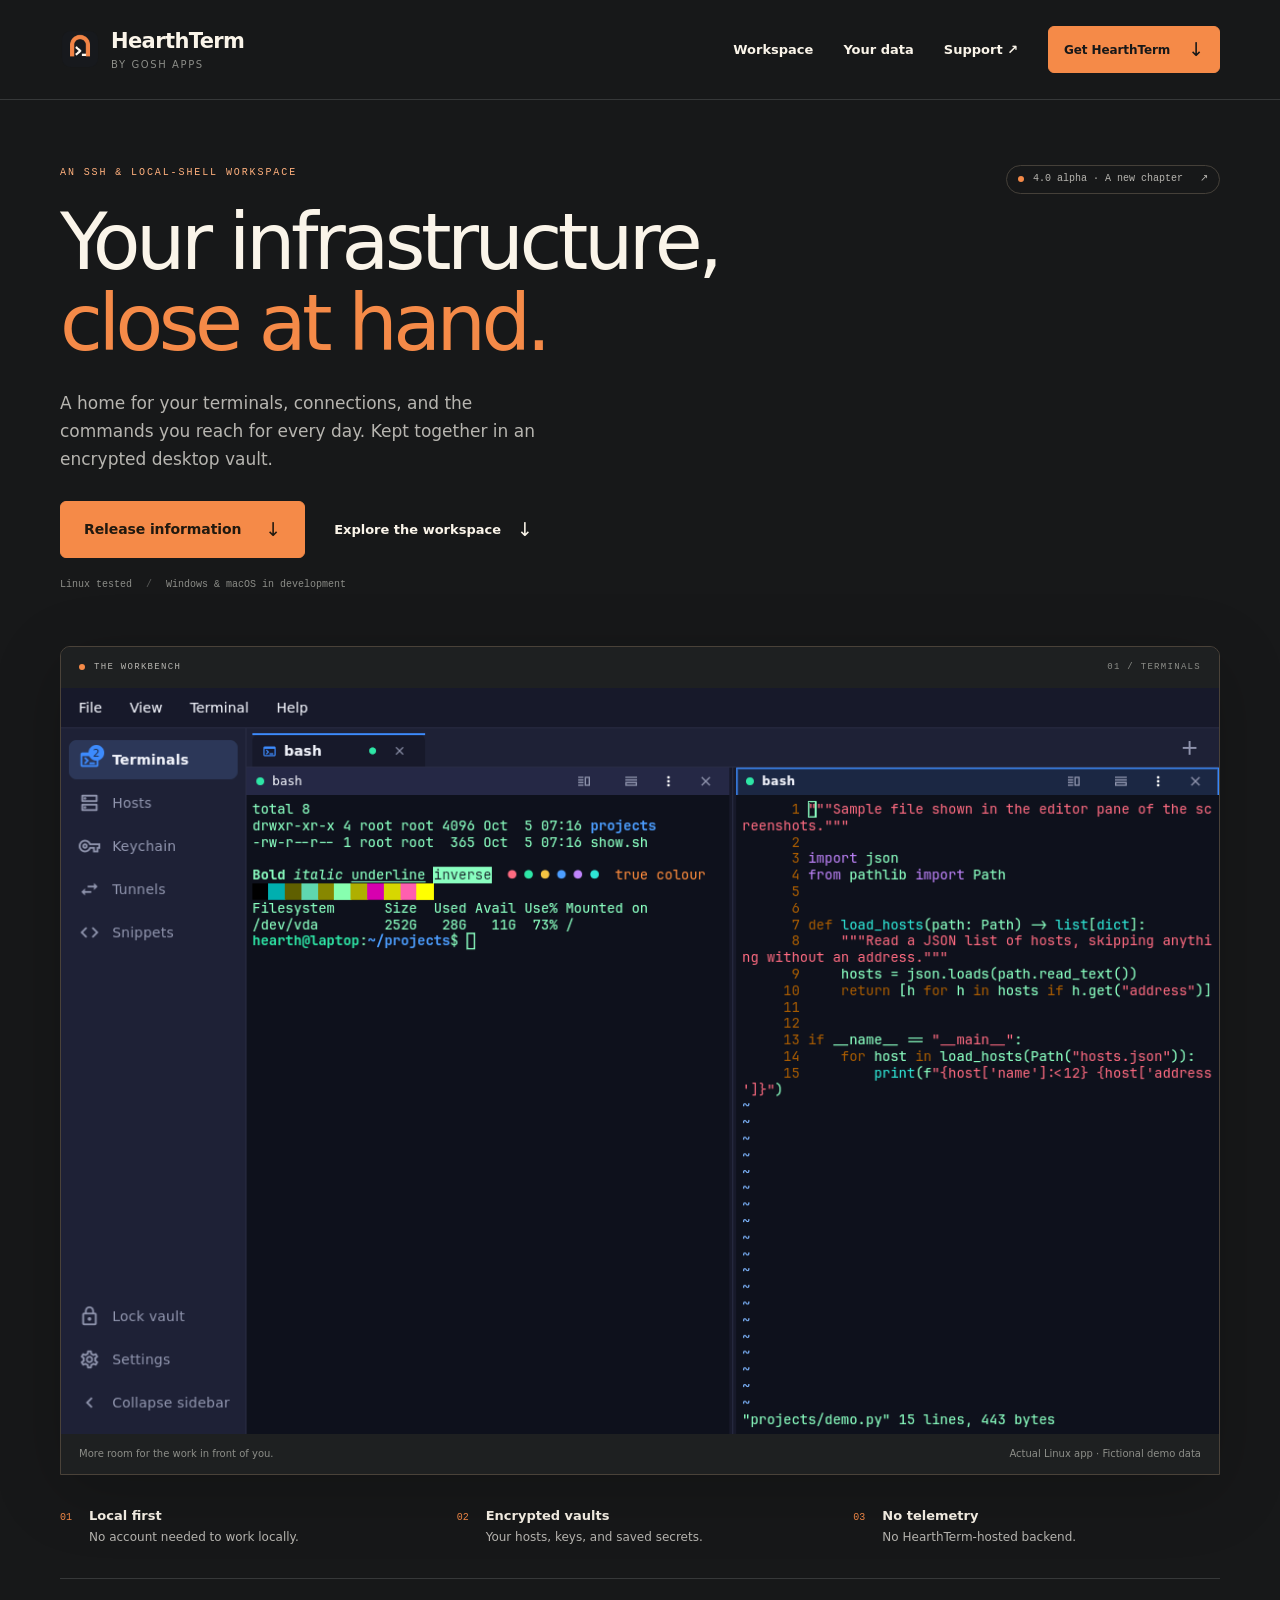
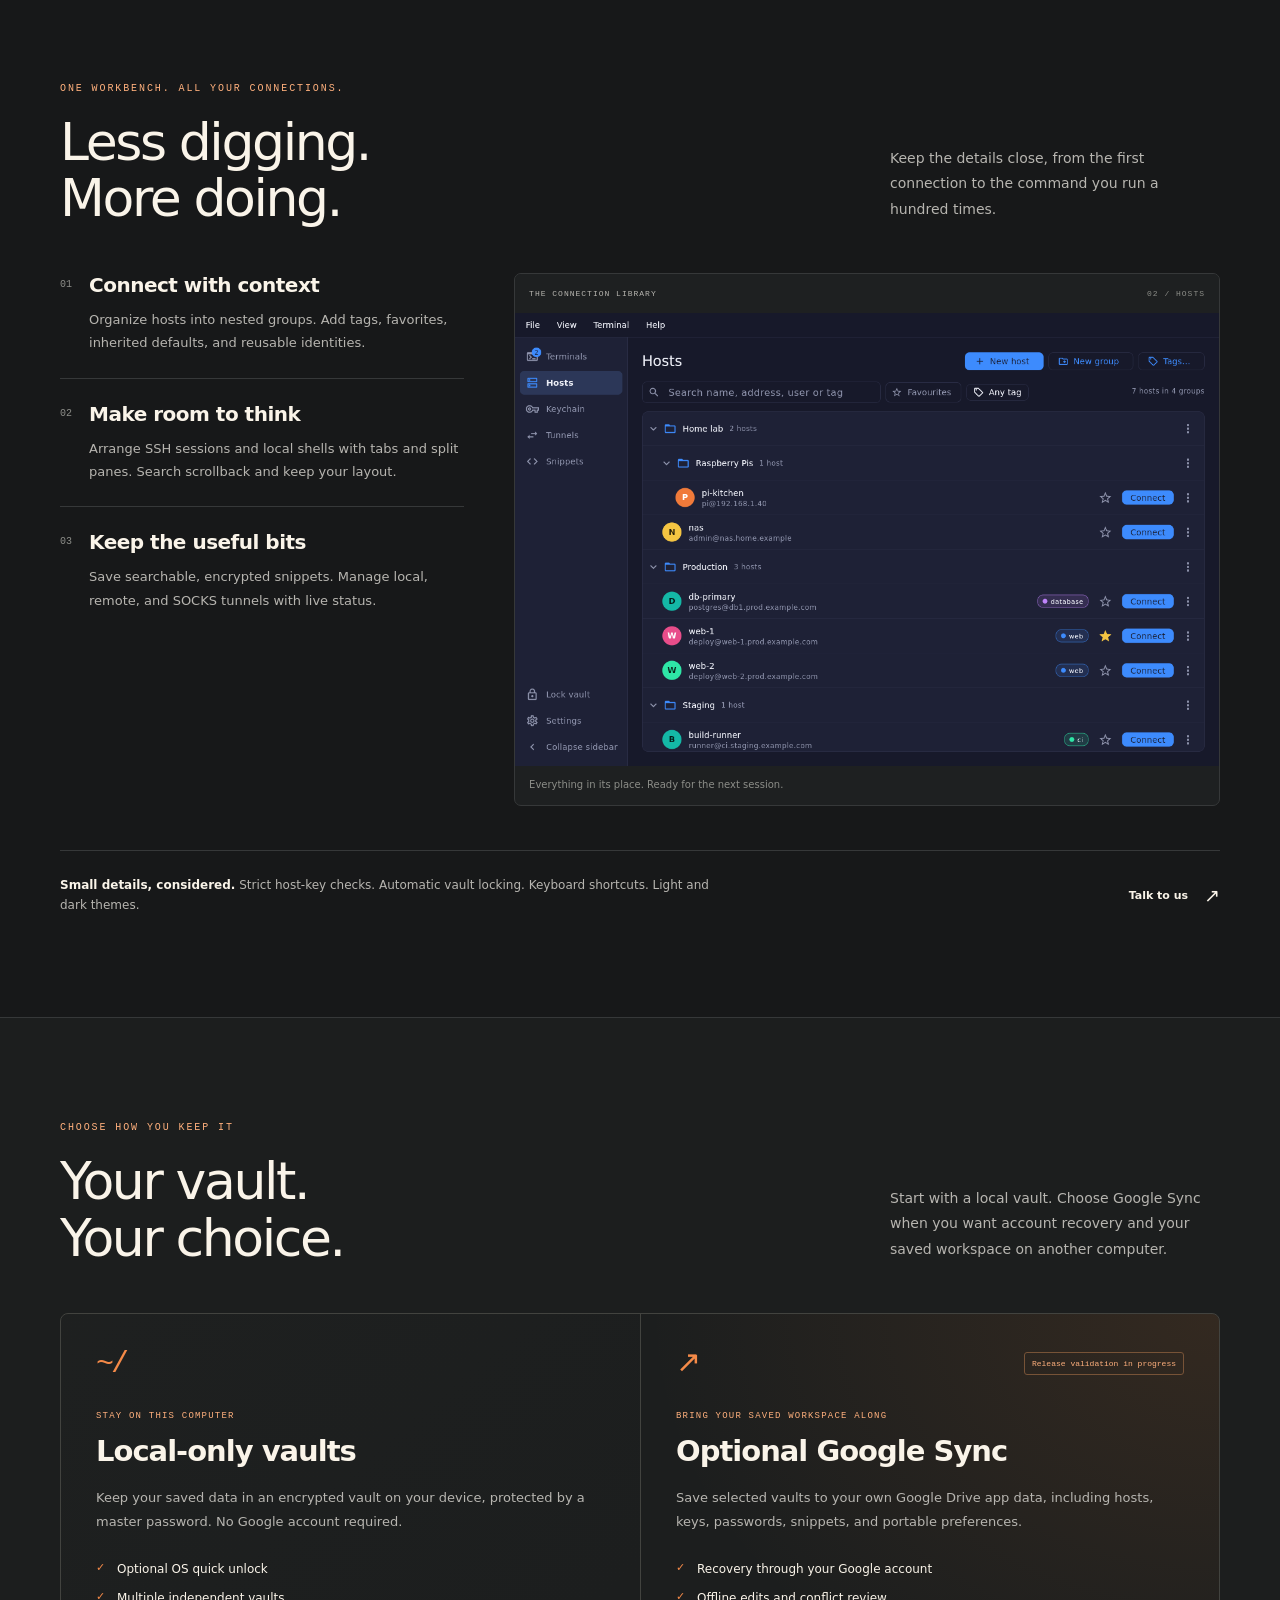
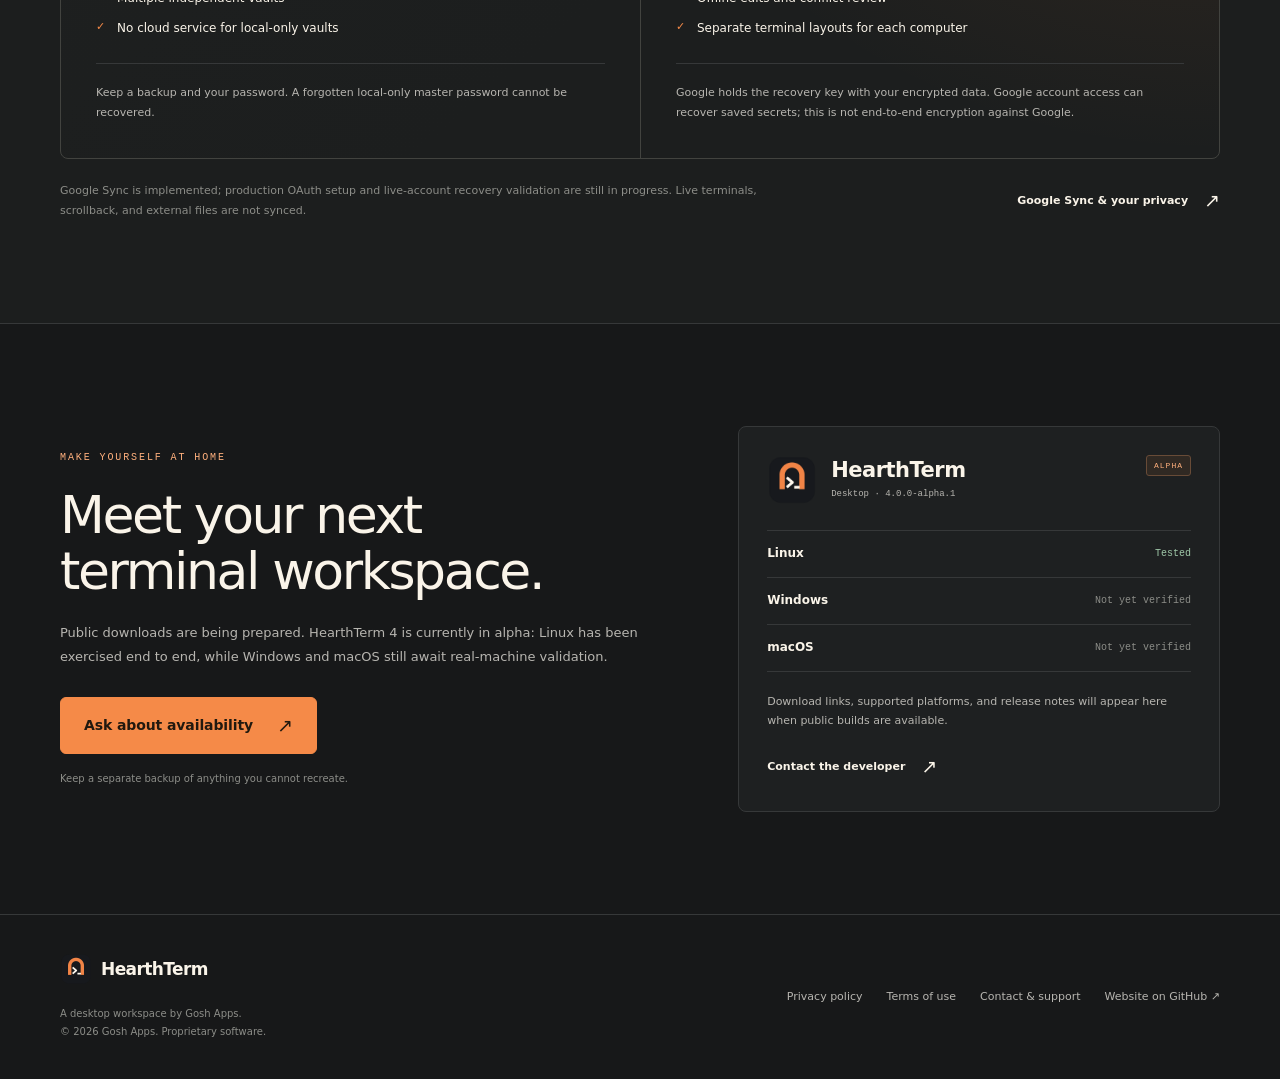
<file: index.html>
<!doctype html>
<html lang="en">
  <head>
    <meta charset="utf-8">
    <meta name="viewport" content="width=device-width, initial-scale=1">
    <meta name="description" content="HearthTerm is a local-first desktop workspace for SSH, local shells, encrypted vaults, tunnels, and snippets. Built by Gosh Apps.">
    <meta name="theme-color" content="#171819">
    <meta property="og:type" content="website">
    <meta property="og:title" content="HearthTerm — Your infrastructure, close at hand.">
    <meta property="og:description" content="SSH and local shells, together in an encrypted desktop workspace. By Gosh Apps.">
    <title>HearthTerm — Your infrastructure, close at hand.</title>
    <link rel="icon" type="image/png" href="assets/icon.png">
    <link rel="stylesheet" href="assets/site.css">
    <link rel="canonical" href="https://goshitsarch-eng.github.io/hearthterm-site/">
</head>
  <body>
    <a class="skip-link" href="#main">Skip to content</a>
    <header class="site-header">
      <div class="container header-inner">
        <a class="brand" href="./" aria-label="HearthTerm home"><img src="assets/icon.png" width="40" height="40" alt=""><span>HearthTerm<span class="brand-byline">by Gosh Apps</span></span></a>
        <nav class="site-nav" aria-label="Main navigation">
          <a href="#workspace">Workspace</a>
          <a href="#your-data">Your data</a>
          <a href="mailto:linouser@gmail.com" class="nav-github">Support <span aria-hidden="true">↗</span></a>
          <a class="button button-small" href="#download">Get HearthTerm <span aria-hidden="true">↓</span></a>
        </nav>
      </div>
    </header>

    <main id="main">
      <section class="hero container" aria-labelledby="hero-title">
        <div class="hero-copy">
          <a class="release-pill" href="#download"><span class="status-dot" aria-hidden="true"></span> 4.0 alpha · A new chapter <span aria-hidden="true">↗</span></a>
          <p class="eyebrow">An SSH &amp; local-shell workspace</p>
          <h1 id="hero-title">Your infrastructure,<br><span>close at hand.</span></h1>
          <p class="hero-description">A home for your terminals, connections, and the commands you reach for every day. Kept together in an encrypted desktop vault.</p>
          <div class="hero-actions">
            <a class="button" href="#download">Release information <span aria-hidden="true">↓</span></a>
            <a class="text-link" href="#workspace">Explore the workspace <span aria-hidden="true">↓</span></a>
          </div>
          <p class="hero-platforms">Linux tested <span aria-hidden="true">/</span> Windows &amp; macOS in development</p>
        </div>
        <figure class="hero-preview">
          <div class="preview-label"><span><span class="status-dot" aria-hidden="true"></span> THE WORKBENCH</span><span>01 / TERMINALS</span></div>
          <a class="screenshot-link" href="assets/terminal-dark.png" aria-label="View the full terminal screenshot"><img src="assets/terminal-dark.png" width="1180" height="760" alt="HearthTerm's dark terminal workspace, with two split shell panes and a sidebar for hosts, keychain, tunnels, and snippets." fetchpriority="high"></a>
          <figcaption><span>More room for the work in front of you.</span><span>Actual Linux app · Fictional demo data</span></figcaption>
        </figure>
      </section>

      <div class="principles container" aria-label="Product principles">
        <div><span class="principle-mark" aria-hidden="true">01</span><p><strong>Local first</strong><span>No account needed to work locally.</span></p></div>
        <div><span class="principle-mark" aria-hidden="true">02</span><p><strong>Encrypted vaults</strong><span>Your hosts, keys, and saved secrets.</span></p></div>
        <div><span class="principle-mark" aria-hidden="true">03</span><p><strong>No telemetry</strong><span>No HearthTerm-hosted backend.</span></p></div>
      </div>

      <section class="workspace-section section container" id="workspace" aria-labelledby="workspace-title">
        <div class="section-heading">
          <div><p class="eyebrow">One workbench. All your connections.</p><h2 id="workspace-title">Less digging.<br>More doing.</h2></div>
          <p>Keep the details close, from the first connection to the command you run a hundred times.</p>
        </div>
        <div class="workspace-grid">
          <div class="feature-list">
            <article class="feature-row"><span class="feature-index" aria-hidden="true">01</span><div><h3>Connect with context</h3><p>Organize hosts into nested groups. Add tags, favorites, inherited defaults, and reusable identities.</p></div></article>
            <article class="feature-row"><span class="feature-index" aria-hidden="true">02</span><div><h3>Make room to think</h3><p>Arrange SSH sessions and local shells with tabs and split panes. Search scrollback and keep your layout.</p></div></article>
            <article class="feature-row"><span class="feature-index" aria-hidden="true">03</span><div><h3>Keep the useful bits</h3><p>Save searchable, encrypted snippets. Manage local, remote, and SOCKS tunnels with live status.</p></div></article>
          </div>
          <figure class="library-preview">
            <div class="preview-label"><span>THE CONNECTION LIBRARY</span><span>02 / HOSTS</span></div>
            <a class="screenshot-link" href="assets/hosts-dark.png" aria-label="View the full host library screenshot"><img src="assets/hosts-dark.png" width="1180" height="760" alt="HearthTerm's host library showing grouped connections and their saved connection details, using fictional demo data." loading="lazy"></a>
            <figcaption>Everything in its place. Ready for the next session.</figcaption>
          </figure>
        </div>
        <div class="detail-strip"><p><strong>Small details, considered.</strong> Strict host-key checks. Automatic vault locking. Keyboard shortcuts. Light and dark themes.</p><a class="text-link" href="mailto:linouser@gmail.com">Talk to us <span aria-hidden="true">↗</span></a></div>
      </section>

      <section class="data-section section" id="your-data" aria-labelledby="data-title">
        <div class="container">
          <div class="section-heading"><div><p class="eyebrow">Choose how you keep it</p><h2 id="data-title">Your vault.<br>Your choice.</h2></div><p>Start with a local vault. Choose Google Sync when you want account recovery and your saved workspace on another computer.</p></div>
          <div class="data-options">
            <article class="data-option">
              <span class="option-symbol" aria-hidden="true">~/</span><p class="eyebrow">Stay on this computer</p><h3>Local-only vaults</h3>
              <p>Keep your saved data in an encrypted vault on your device, protected by a master password. No Google account required.</p>
              <ul class="check-list"><li>Optional OS quick unlock</li><li>Multiple independent vaults</li><li>No cloud service for local-only vaults</li></ul>
              <p class="option-footnote">Keep a backup and your password. A forgotten local-only master password cannot be recovered.</p>
            </article>
            <article class="data-option google-option">
              <div class="option-topline"><span class="option-symbol" aria-hidden="true">↗</span><span class="development-label">Release validation in progress</span></div><p class="eyebrow">Bring your saved workspace along</p><h3>Optional Google Sync</h3>
              <p>Save selected vaults to your own Google Drive app data, including hosts, keys, passwords, snippets, and portable preferences.</p>
              <ul class="check-list"><li>Recovery through your Google account</li><li>Offline edits and conflict review</li><li>Separate terminal layouts for each computer</li></ul>
              <p class="option-footnote">Google holds the recovery key with your encrypted data. Google account access can recover saved secrets; this is not end-to-end encryption against Google.</p>
            </article>
          </div>
          <div class="data-note"><p>Google Sync is implemented; production OAuth setup and live-account recovery validation are still in progress. Live terminals, scrollback, and external files are not synced.</p><a class="text-link" href="privacy.html#google-data">Google Sync &amp; your privacy <span aria-hidden="true">↗</span></a></div>
        </div>
      </section>

      <section class="download-section section container" id="download" aria-labelledby="download-title">
        <div class="download-copy"><p class="eyebrow">Make yourself at home</p><h2 id="download-title">Meet your next<br>terminal workspace.</h2><p>Public downloads are being prepared. HearthTerm 4 is currently in alpha: Linux has been exercised end to end, while Windows and macOS still await real-machine validation.</p><a class="button" href="mailto:linouser@gmail.com?subject=HearthTerm%20release%20availability">Ask about availability <span aria-hidden="true">↗</span></a><p class="download-caution">Keep a separate backup of anything you cannot recreate.</p></div>
        <div class="release-panel"><div class="release-panel-heading"><img src="assets/icon.png" width="64" height="64" alt=""><div><h3>HearthTerm</h3><p>Desktop · 4.0.0-alpha.1</p></div><span class="alpha-tag">ALPHA</span></div><dl class="platform-list"><div><dt>Linux</dt><dd>Tested</dd></div><div><dt>Windows</dt><dd>Not yet verified</dd></div><div><dt>macOS</dt><dd>Not yet verified</dd></div></dl><p>Download links, supported platforms, and release notes will appear here when public builds are available.</p><a class="text-link" href="mailto:linouser@gmail.com">Contact the developer <span aria-hidden="true">↗</span></a></div>
      </section>
    </main>

    <footer class="site-footer">
      <div class="container footer-inner"><div><a class="brand" href="./"><img src="assets/icon.png" width="32" height="32" alt=""><span>HearthTerm</span></a><p>A desktop workspace by Gosh Apps.<br>© 2026 Gosh Apps. Proprietary software.</p></div><nav class="footer-links" aria-label="Footer navigation"><a href="privacy.html">Privacy policy</a><a href="terms.html">Terms of use</a><a href="mailto:linouser@gmail.com">Contact &amp; support</a><a href="https://github.com/goshitsarch-eng/hearthterm-site">Website on GitHub <span aria-hidden="true">↗</span></a></nav></div>
    </footer>
  </body>
</html>
</file>
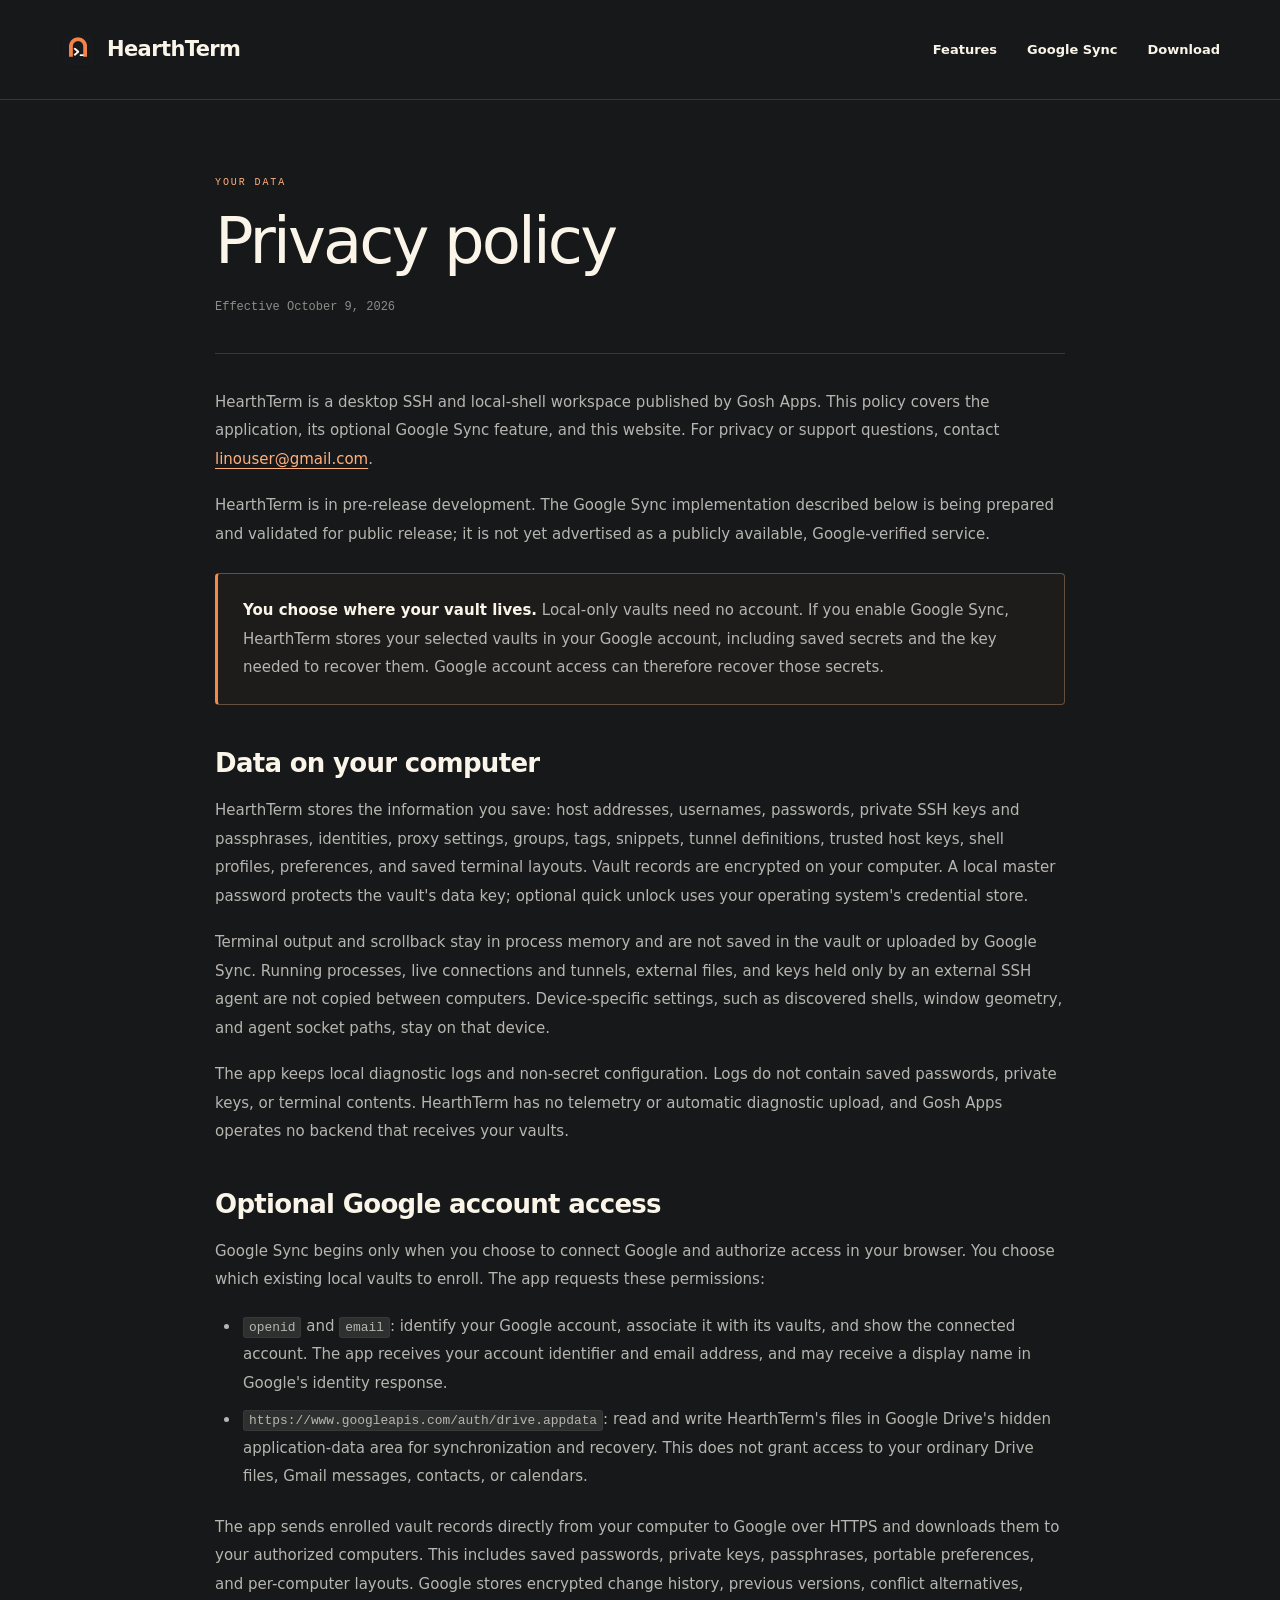
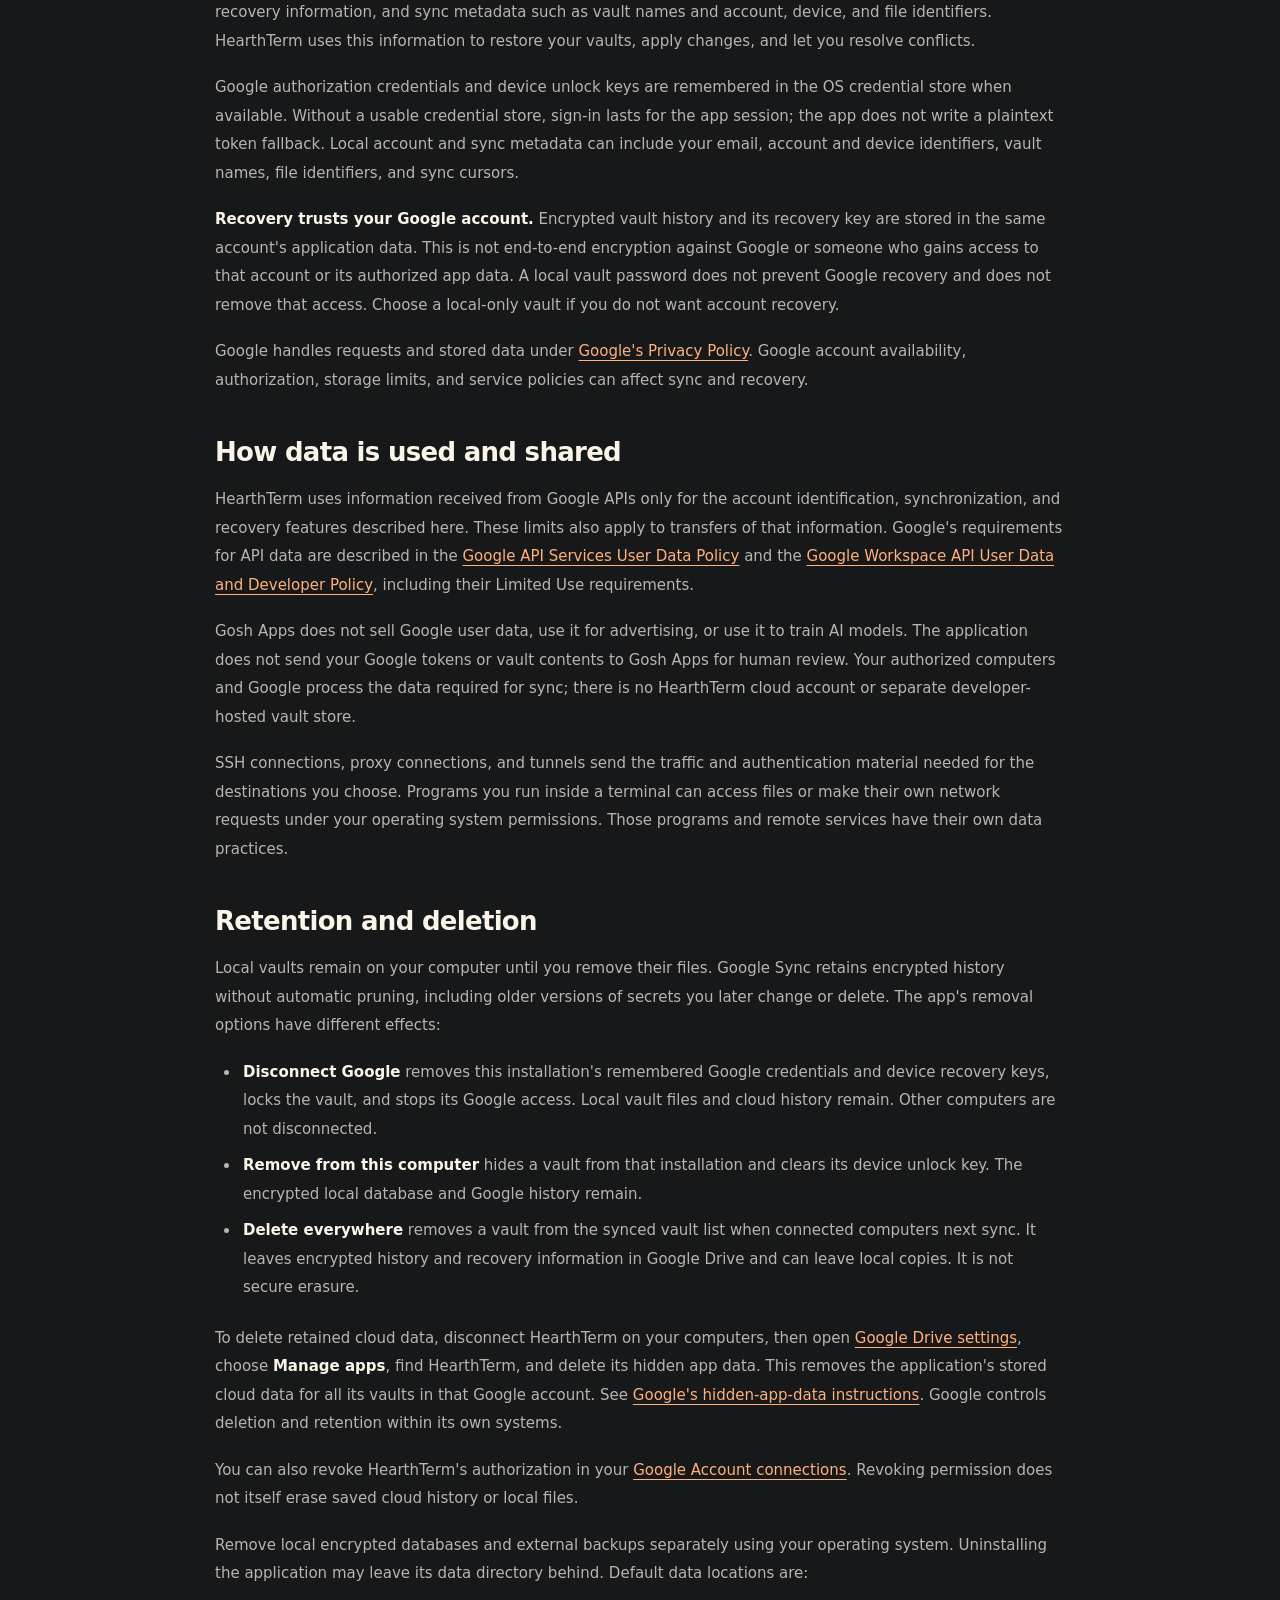
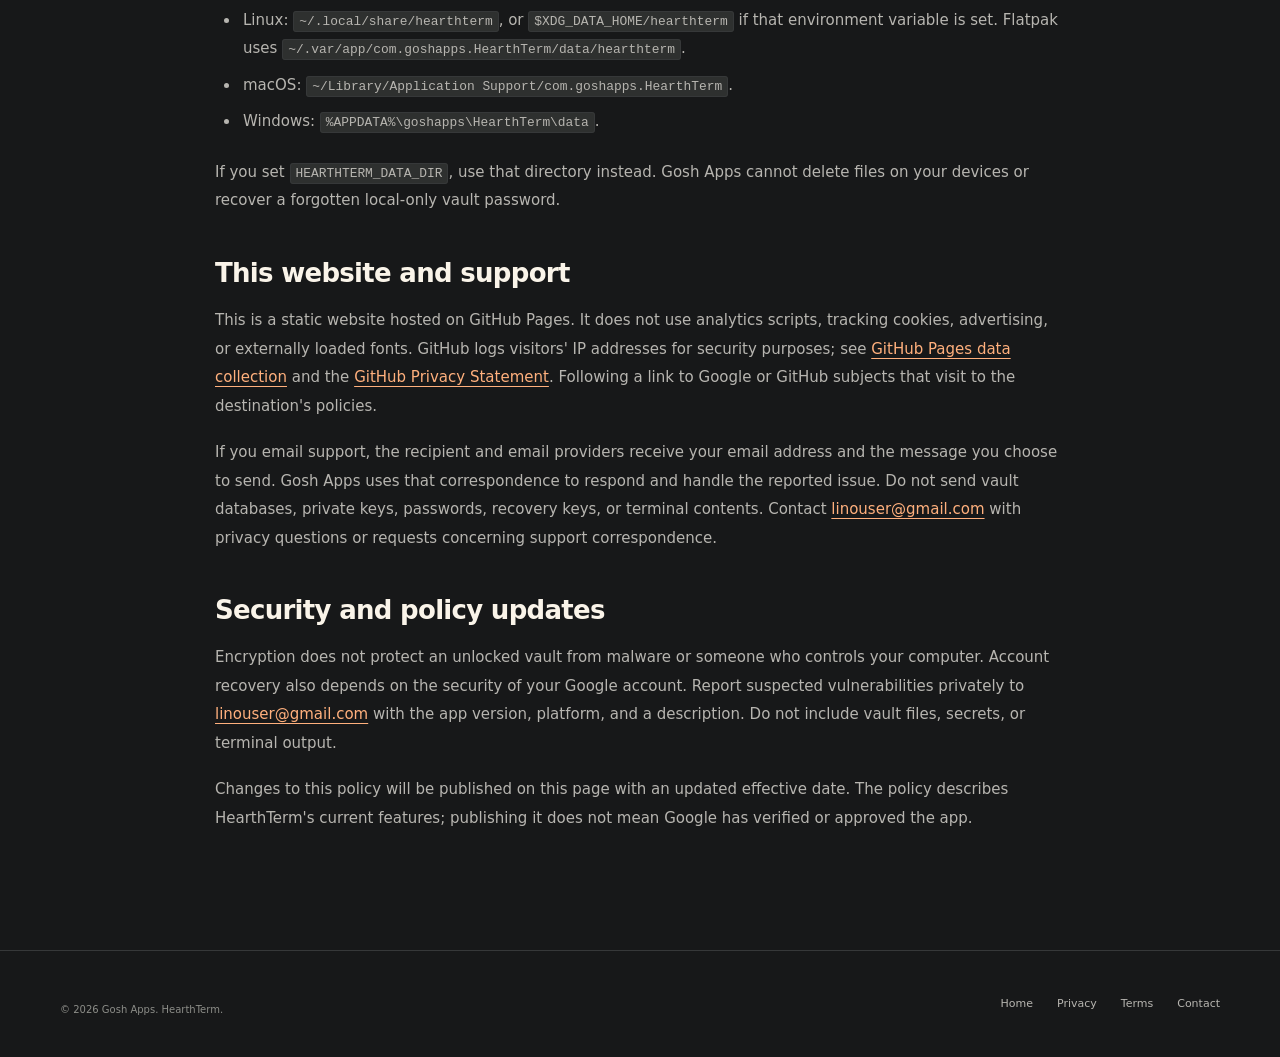
<file: privacy.html>
<!doctype html>
<html lang="en">
<head>
  <meta charset="utf-8">
  <meta name="viewport" content="width=device-width, initial-scale=1">
  <meta name="description" content="How HearthTerm handles local vaults, optional Google Sync, recovery keys, website visits, and data deletion.">
  <meta name="theme-color" content="#171b20">
  <title>Privacy Policy · HearthTerm</title>
  <link rel="icon" href="assets/icon.png" type="image/png">
  <link rel="stylesheet" href="assets/site.css">
  <link rel="canonical" href="https://goshitsarch-eng.github.io/hearthterm-site/privacy.html">
</head>
<body>
  <a class="skip-link" href="#main">Skip to content</a>
  <header class="site-header">
    <div class="container header-inner">
      <a class="brand" href="index.html"><img src="assets/icon.png" width="36" height="36" alt=""><span>HearthTerm</span></a>
      <nav class="site-nav" aria-label="Main navigation">
        <a href="index.html#workspace">Features</a>
        <a href="index.html#your-data">Google Sync</a>
        <a href="index.html#download">Download</a>
      </nav>
    </div>
  </header>

  <main id="main" class="container policy-layout">
    <header class="policy-header">
      <p class="eyebrow">Your data</p>
      <h1>Privacy policy</h1>
      <p class="policy-date">Effective October 9, 2026</p>
    </header>
    <article class="policy-prose">
      <p>HearthTerm is a desktop SSH and local-shell workspace published by Gosh Apps. This policy covers the application, its optional Google Sync feature, and this website. For privacy or support questions, contact <a href="mailto:linouser@gmail.com">linouser@gmail.com</a>.</p>
      <p>HearthTerm is in pre-release development. The Google Sync implementation described below is being prepared and validated for public release; it is not yet advertised as a publicly available, Google-verified service.</p>

      <div class="policy-note">
        <p><strong>You choose where your vault lives.</strong> Local-only vaults need no account. If you enable Google Sync, HearthTerm stores your selected vaults in your Google account, including saved secrets and the key needed to recover them. Google account access can therefore recover those secrets.</p>
      </div>

      <h2 id="local-data">Data on your computer</h2>
      <p>HearthTerm stores the information you save: host addresses, usernames, passwords, private SSH keys and passphrases, identities, proxy settings, groups, tags, snippets, tunnel definitions, trusted host keys, shell profiles, preferences, and saved terminal layouts. Vault records are encrypted on your computer. A local master password protects the vault's data key; optional quick unlock uses your operating system's credential store.</p>
      <p>Terminal output and scrollback stay in process memory and are not saved in the vault or uploaded by Google Sync. Running processes, live connections and tunnels, external files, and keys held only by an external SSH agent are not copied between computers. Device-specific settings, such as discovered shells, window geometry, and agent socket paths, stay on that device.</p>
      <p>The app keeps local diagnostic logs and non-secret configuration. Logs do not contain saved passwords, private keys, or terminal contents. HearthTerm has no telemetry or automatic diagnostic upload, and Gosh Apps operates no backend that receives your vaults.</p>

      <h2 id="google-data">Optional Google account access</h2>
      <p>Google Sync begins only when you choose to connect Google and authorize access in your browser. You choose which existing local vaults to enroll. The app requests these permissions:</p>
      <ul>
        <li><code>openid</code> and <code>email</code>: identify your Google account, associate it with its vaults, and show the connected account. The app receives your account identifier and email address, and may receive a display name in Google's identity response.</li>
        <li><code>https://www.googleapis.com/auth/drive.appdata</code>: read and write HearthTerm's files in Google Drive's hidden application-data area for synchronization and recovery. This does not grant access to your ordinary Drive files, Gmail messages, contacts, or calendars.</li>
      </ul>
      <p>The app sends enrolled vault records directly from your computer to Google over HTTPS and downloads them to your authorized computers. This includes saved passwords, private keys, passphrases, portable preferences, and per-computer layouts. Google stores encrypted change history, previous versions, conflict alternatives, recovery information, and sync metadata such as vault names and account, device, and file identifiers. HearthTerm uses this information to restore your vaults, apply changes, and let you resolve conflicts.</p>
      <p>Google authorization credentials and device unlock keys are remembered in the OS credential store when available. Without a usable credential store, sign-in lasts for the app session; the app does not write a plaintext token fallback. Local account and sync metadata can include your email, account and device identifiers, vault names, file identifiers, and sync cursors.</p>
      <p><strong>Recovery trusts your Google account.</strong> Encrypted vault history and its recovery key are stored in the same account's application data. This is not end-to-end encryption against Google or someone who gains access to that account or its authorized app data. A local vault password does not prevent Google recovery and does not remove that access. Choose a local-only vault if you do not want account recovery.</p>
      <p>Google handles requests and stored data under <a href="https://policies.google.com/privacy">Google's Privacy Policy</a>. Google account availability, authorization, storage limits, and service policies can affect sync and recovery.</p>

      <h2 id="data-use">How data is used and shared</h2>
      <p>HearthTerm uses information received from Google APIs only for the account identification, synchronization, and recovery features described here. These limits also apply to transfers of that information. Google's requirements for API data are described in the <a href="https://developers.google.com/terms/api-services-user-data-policy">Google API Services User Data Policy</a> and the <a href="https://developers.google.com/workspace/workspace-api-user-data-developer-policy#limited-use">Google Workspace API User Data and Developer Policy</a>, including their Limited Use requirements.</p>
      <p>Gosh Apps does not sell Google user data, use it for advertising, or use it to train AI models. The application does not send your Google tokens or vault contents to Gosh Apps for human review. Your authorized computers and Google process the data required for sync; there is no HearthTerm cloud account or separate developer-hosted vault store.</p>
      <p>SSH connections, proxy connections, and tunnels send the traffic and authentication material needed for the destinations you choose. Programs you run inside a terminal can access files or make their own network requests under your operating system permissions. Those programs and remote services have their own data practices.</p>

      <h2 id="retention">Retention and deletion</h2>
      <p>Local vaults remain on your computer until you remove their files. Google Sync retains encrypted history without automatic pruning, including older versions of secrets you later change or delete. The app's removal options have different effects:</p>
      <ul>
        <li><strong>Disconnect Google</strong> removes this installation's remembered Google credentials and device recovery keys, locks the vault, and stops its Google access. Local vault files and cloud history remain. Other computers are not disconnected.</li>
        <li><strong>Remove from this computer</strong> hides a vault from that installation and clears its device unlock key. The encrypted local database and Google history remain.</li>
        <li><strong>Delete everywhere</strong> removes a vault from the synced vault list when connected computers next sync. It leaves encrypted history and recovery information in Google Drive and can leave local copies. It is not secure erasure.</li>
      </ul>
      <p>To delete retained cloud data, disconnect HearthTerm on your computers, then open <a href="https://drive.google.com/drive/u/0/settings">Google Drive settings</a>, choose <strong>Manage apps</strong>, find HearthTerm, and delete its hidden app data. This removes the application's stored cloud data for all its vaults in that Google account. See <a href="https://support.google.com/drive/answer/6374270?hl=en">Google's hidden-app-data instructions</a>. Google controls deletion and retention within its own systems.</p>
      <p>You can also revoke HearthTerm's authorization in your <a href="https://myaccount.google.com/connections">Google Account connections</a>. Revoking permission does not itself erase saved cloud history or local files.</p>
      <p>Remove local encrypted databases and external backups separately using your operating system. Uninstalling the application may leave its data directory behind. Default data locations are:</p>
      <ul>
        <li>Linux: <code>~/.local/share/hearthterm</code>, or <code>$XDG_DATA_HOME/hearthterm</code> if that environment variable is set. Flatpak uses <code>~/.var/app/com.goshapps.HearthTerm/data/hearthterm</code>.</li>
        <li>macOS: <code>~/Library/Application Support/com.goshapps.HearthTerm</code>.</li>
        <li>Windows: <code>%APPDATA%\goshapps\HearthTerm\data</code>.</li>
      </ul>
      <p>If you set <code>HEARTHTERM_DATA_DIR</code>, use that directory instead. Gosh Apps cannot delete files on your devices or recover a forgotten local-only vault password.</p>

      <h2 id="website">This website and support</h2>
      <p>This is a static website hosted on GitHub Pages. It does not use analytics scripts, tracking cookies, advertising, or externally loaded fonts. GitHub logs visitors' IP addresses for security purposes; see <a href="https://docs.github.com/en/pages/getting-started-with-github-pages/what-is-github-pages#data-collection">GitHub Pages data collection</a> and the <a href="https://docs.github.com/en/site-policy/privacy-policies/github-general-privacy-statement">GitHub Privacy Statement</a>. Following a link to Google or GitHub subjects that visit to the destination's policies.</p>
      <p>If you email support, the recipient and email providers receive your email address and the message you choose to send. Gosh Apps uses that correspondence to respond and handle the reported issue. Do not send vault databases, private keys, passwords, recovery keys, or terminal contents. Contact <a href="mailto:linouser@gmail.com">linouser@gmail.com</a> with privacy questions or requests concerning support correspondence.</p>

      <h2 id="security">Security and policy updates</h2>
      <p>Encryption does not protect an unlocked vault from malware or someone who controls your computer. Account recovery also depends on the security of your Google account. Report suspected vulnerabilities privately to <a href="mailto:linouser@gmail.com">linouser@gmail.com</a> with the app version, platform, and a description. Do not include vault files, secrets, or terminal output.</p>
      <p>Changes to this policy will be published on this page with an updated effective date. The policy describes HearthTerm's current features; publishing it does not mean Google has verified or approved the app.</p>
    </article>
  </main>

  <footer class="site-footer">
    <div class="container footer-inner">
      <p>© 2026 Gosh Apps. HearthTerm.</p>
      <nav class="footer-links" aria-label="Footer navigation">
        <a href="index.html">Home</a>
        <a href="privacy.html" aria-current="page">Privacy</a>
        <a href="terms.html">Terms</a>
        <a href="mailto:linouser@gmail.com">Contact</a>
      </nav>
    </div>
  </footer>
</body>
</html>
</file>
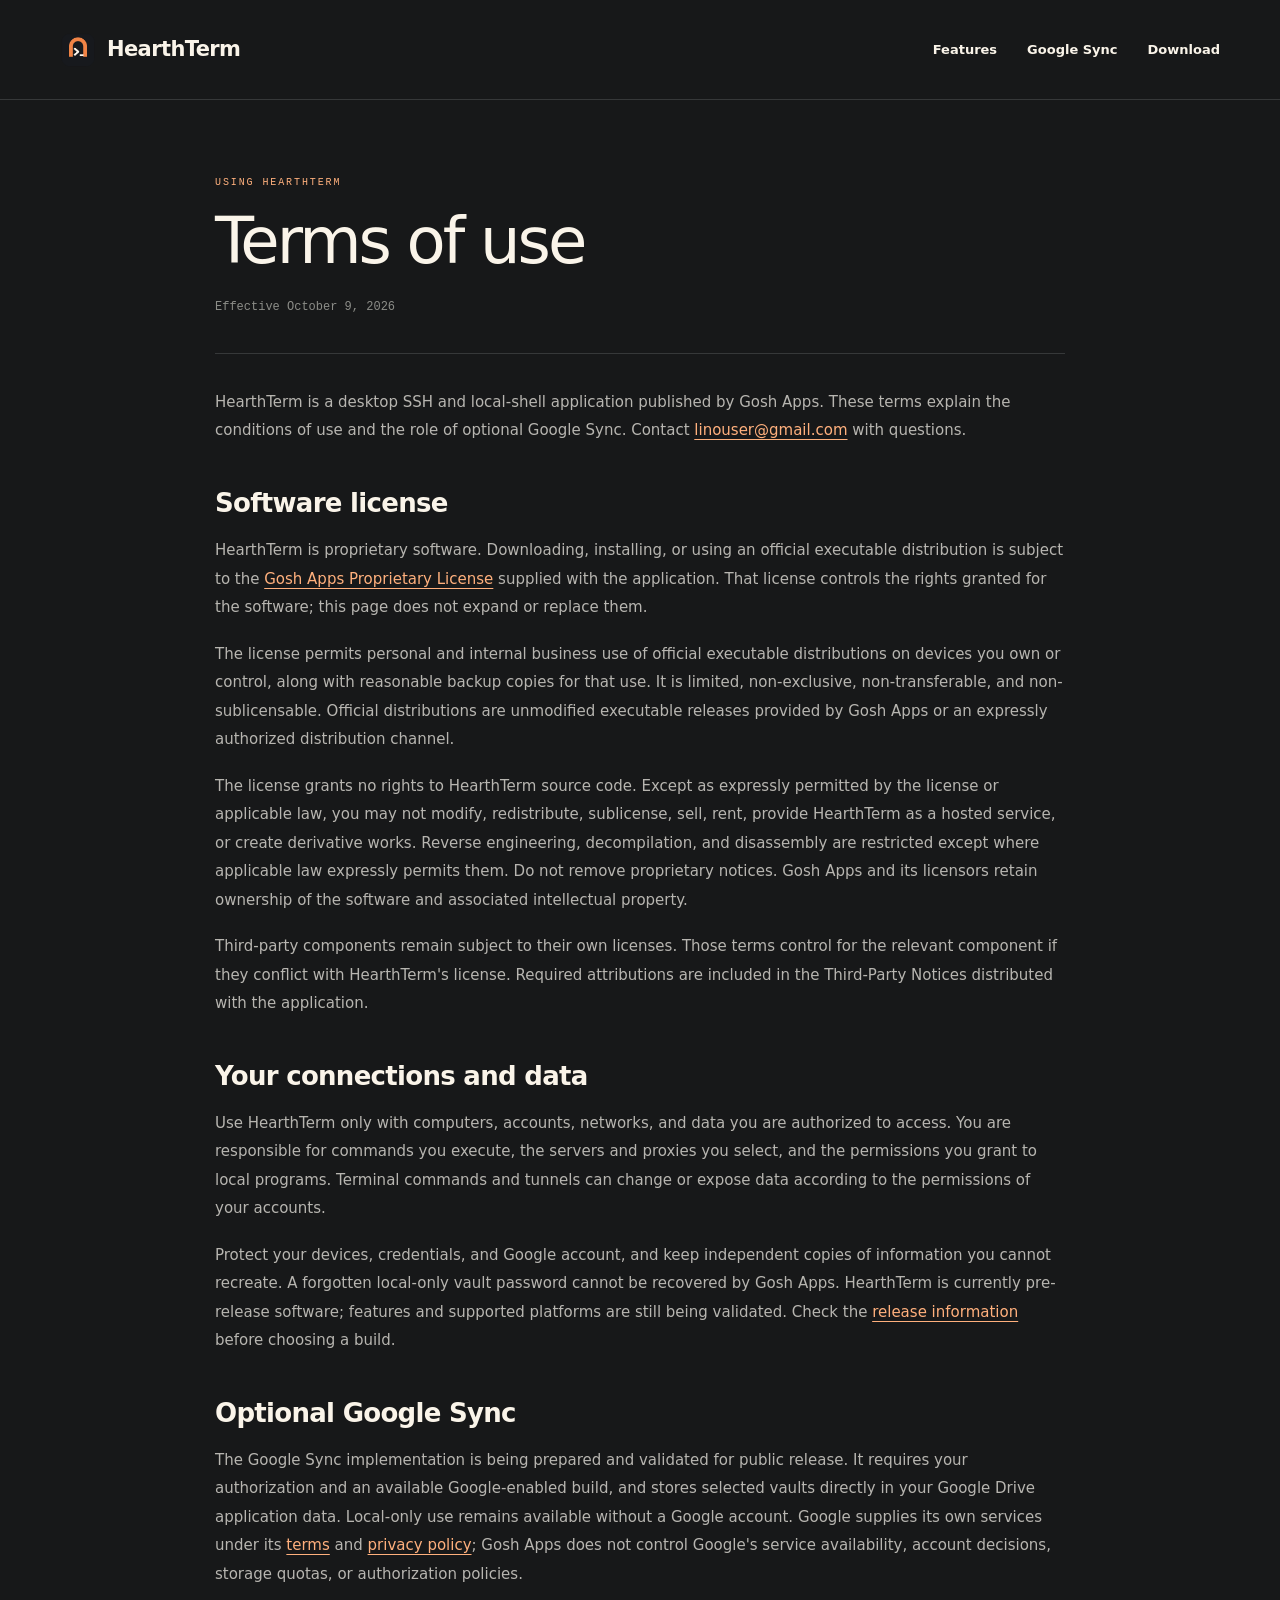
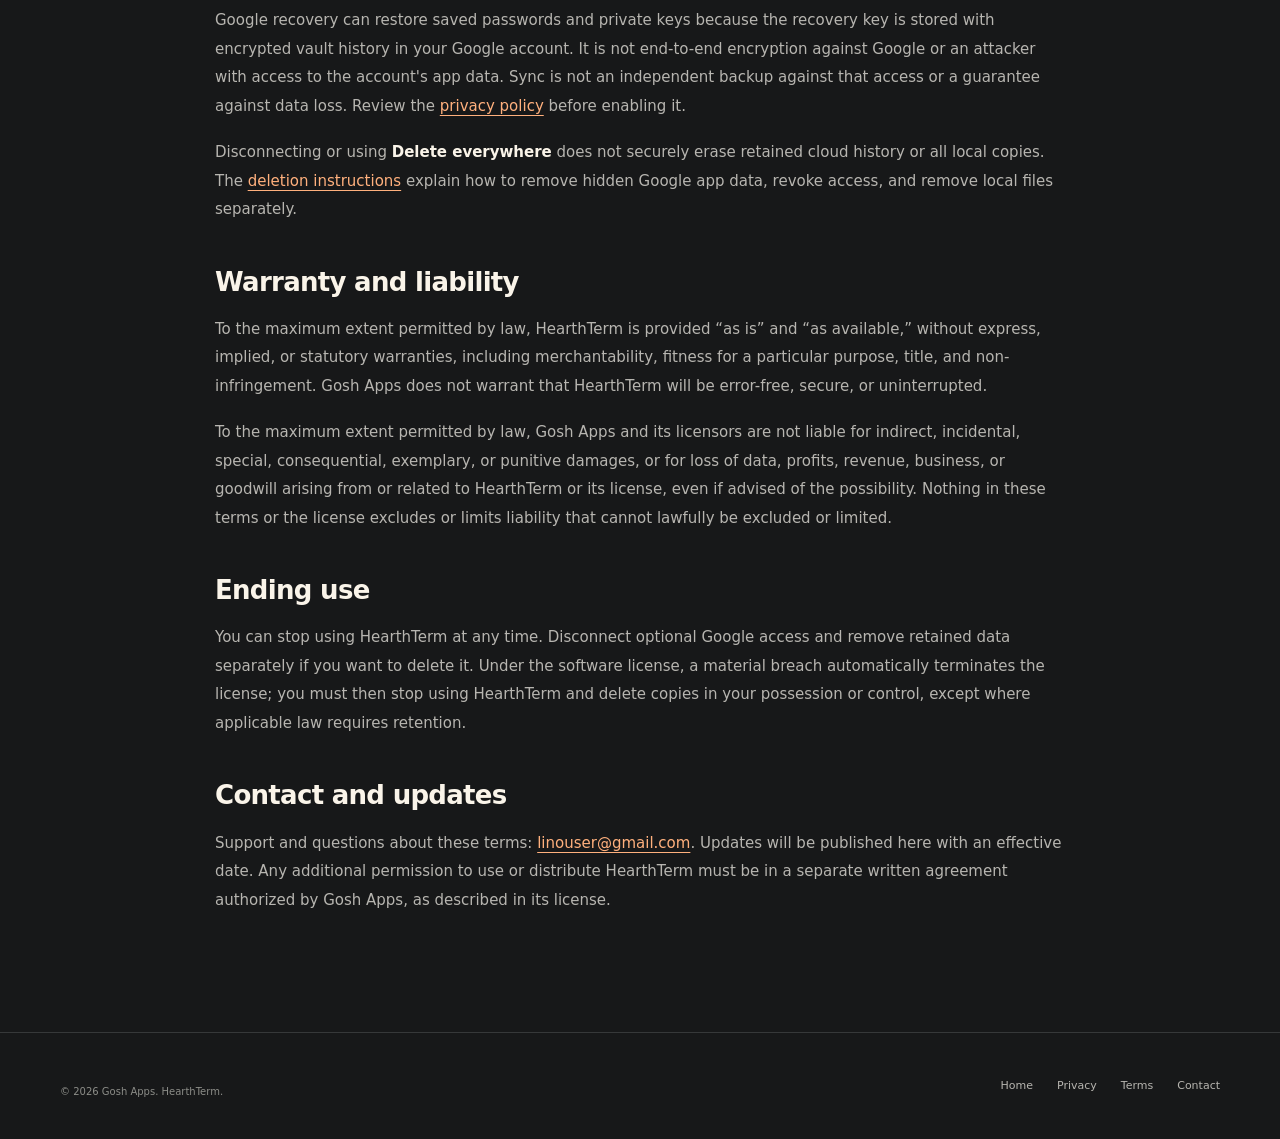
<file: terms.html>
<!doctype html>
<html lang="en">
<head>
  <meta charset="utf-8">
  <meta name="viewport" content="width=device-width, initial-scale=1">
  <meta name="description" content="Terms for using HearthTerm, its proprietary software license, optional Google Sync, and third-party services.">
  <meta name="theme-color" content="#171b20">
  <title>Terms of Use · HearthTerm</title>
  <link rel="icon" href="assets/icon.png" type="image/png">
  <link rel="stylesheet" href="assets/site.css">
  <link rel="canonical" href="https://goshitsarch-eng.github.io/hearthterm-site/terms.html">
</head>
<body>
  <a class="skip-link" href="#main">Skip to content</a>
  <header class="site-header">
    <div class="container header-inner">
      <a class="brand" href="index.html"><img src="assets/icon.png" width="36" height="36" alt=""><span>HearthTerm</span></a>
      <nav class="site-nav" aria-label="Main navigation">
        <a href="index.html#workspace">Features</a>
        <a href="index.html#your-data">Google Sync</a>
        <a href="index.html#download">Download</a>
      </nav>
    </div>
  </header>

  <main id="main" class="container policy-layout">
    <header class="policy-header">
      <p class="eyebrow">Using HearthTerm</p>
      <h1>Terms of use</h1>
      <p class="policy-date">Effective October 9, 2026</p>
    </header>
    <article class="policy-prose">
      <p>HearthTerm is a desktop SSH and local-shell application published by Gosh Apps. These terms explain the conditions of use and the role of optional Google Sync. Contact <a href="mailto:linouser@gmail.com">linouser@gmail.com</a> with questions.</p>

      <h2 id="license">Software license</h2>
      <p>HearthTerm is proprietary software. Downloading, installing, or using an official executable distribution is subject to the <a href="LICENSE.txt">Gosh Apps Proprietary License</a> supplied with the application. That license controls the rights granted for the software; this page does not expand or replace them.</p>
      <p>The license permits personal and internal business use of official executable distributions on devices you own or control, along with reasonable backup copies for that use. It is limited, non-exclusive, non-transferable, and non-sublicensable. Official distributions are unmodified executable releases provided by Gosh Apps or an expressly authorized distribution channel.</p>
      <p>The license grants no rights to HearthTerm source code. Except as expressly permitted by the license or applicable law, you may not modify, redistribute, sublicense, sell, rent, provide HearthTerm as a hosted service, or create derivative works. Reverse engineering, decompilation, and disassembly are restricted except where applicable law expressly permits them. Do not remove proprietary notices. Gosh Apps and its licensors retain ownership of the software and associated intellectual property.</p>
      <p>Third-party components remain subject to their own licenses. Those terms control for the relevant component if they conflict with HearthTerm's license. Required attributions are included in the Third-Party Notices distributed with the application.</p>

      <h2 id="responsibilities">Your connections and data</h2>
      <p>Use HearthTerm only with computers, accounts, networks, and data you are authorized to access. You are responsible for commands you execute, the servers and proxies you select, and the permissions you grant to local programs. Terminal commands and tunnels can change or expose data according to the permissions of your accounts.</p>
      <p>Protect your devices, credentials, and Google account, and keep independent copies of information you cannot recreate. A forgotten local-only vault password cannot be recovered by Gosh Apps. HearthTerm is currently pre-release software; features and supported platforms are still being validated. Check the <a href="index.html#download">release information</a> before choosing a build.</p>

      <h2 id="google-sync">Optional Google Sync</h2>
      <p>The Google Sync implementation is being prepared and validated for public release. It requires your authorization and an available Google-enabled build, and stores selected vaults directly in your Google Drive application data. Local-only use remains available without a Google account. Google supplies its own services under its <a href="https://policies.google.com/terms">terms</a> and <a href="https://policies.google.com/privacy">privacy policy</a>; Gosh Apps does not control Google's service availability, account decisions, storage quotas, or authorization policies.</p>
      <p>Google recovery can restore saved passwords and private keys because the recovery key is stored with encrypted vault history in your Google account. It is not end-to-end encryption against Google or an attacker with access to the account's app data. Sync is not an independent backup against that access or a guarantee against data loss. Review the <a href="privacy.html#google-data">privacy policy</a> before enabling it.</p>
      <p>Disconnecting or using <strong>Delete everywhere</strong> does not securely erase retained cloud history or all local copies. The <a href="privacy.html#retention">deletion instructions</a> explain how to remove hidden Google app data, revoke access, and remove local files separately.</p>

      <h2 id="availability">Warranty and liability</h2>
      <p>To the maximum extent permitted by law, HearthTerm is provided “as is” and “as available,” without express, implied, or statutory warranties, including merchantability, fitness for a particular purpose, title, and non-infringement. Gosh Apps does not warrant that HearthTerm will be error-free, secure, or uninterrupted.</p>
      <p>To the maximum extent permitted by law, Gosh Apps and its licensors are not liable for indirect, incidental, special, consequential, exemplary, or punitive damages, or for loss of data, profits, revenue, business, or goodwill arising from or related to HearthTerm or its license, even if advised of the possibility. Nothing in these terms or the license excludes or limits liability that cannot lawfully be excluded or limited.</p>

      <h2 id="ending-use">Ending use</h2>
      <p>You can stop using HearthTerm at any time. Disconnect optional Google access and remove retained data separately if you want to delete it. Under the software license, a material breach automatically terminates the license; you must then stop using HearthTerm and delete copies in your possession or control, except where applicable law requires retention.</p>

      <h2 id="contact">Contact and updates</h2>
      <p>Support and questions about these terms: <a href="mailto:linouser@gmail.com">linouser@gmail.com</a>. Updates will be published here with an effective date. Any additional permission to use or distribute HearthTerm must be in a separate written agreement authorized by Gosh Apps, as described in its license.</p>
    </article>
  </main>

  <footer class="site-footer">
    <div class="container footer-inner">
      <p>© 2026 Gosh Apps. HearthTerm.</p>
      <nav class="footer-links" aria-label="Footer navigation">
        <a href="index.html">Home</a>
        <a href="privacy.html">Privacy</a>
        <a href="terms.html" aria-current="page">Terms</a>
        <a href="mailto:linouser@gmail.com">Contact</a>
      </nav>
    </div>
  </footer>
</body>
</html>
</file>
<file: assets/site.css>
/* Shared, self-hosted styles for the homepage and the policy pages. */
:root{color-scheme:dark;--bg:#171819;--surface:#1e2021;--surface-high:#242627;--line:#363839;--text:#faf4e9;--muted:#b7b5b0;--faint:#8c8d88;--accent:#f58a48;--accent-light:#ffb07d;--green:#9fc7a8;--font:Inter,ui-sans-serif,system-ui,-apple-system,BlinkMacSystemFont,"Segoe UI",sans-serif;--mono:ui-monospace,SFMono-Regular,Consolas,"Liberation Mono",monospace}
*{box-sizing:border-box}html{scroll-behavior:smooth;scroll-padding-top:32px}body{margin:0;background:var(--bg);color:var(--text);font-family:var(--font);font-size:16px;line-height:1.65;-webkit-font-smoothing:antialiased}img{display:block;max-width:100%;height:auto}a{color:inherit;text-underline-offset:4px}a:hover{color:var(--accent-light)}a:focus-visible,summary:focus-visible{outline:3px solid var(--accent-light);outline-offset:5px}::selection{background:var(--accent);color:var(--bg)}h1,h2,h3,p,figure{margin:0}h1,h2,h3{font-weight:550;line-height:1.12;letter-spacing:-.045em}p{color:var(--muted)}.container{width:min(1160px,calc(100% - 80px));margin-inline:auto}.skip-link{position:absolute;top:-100px;left:20px;background:var(--accent);color:var(--bg);padding:12px 20px;z-index:20;font-weight:700}.skip-link:focus{top:12px}.site-header{border-bottom:1px solid var(--line)}.header-inner{display:flex;justify-content:space-between;align-items:center;gap:24px;min-height:99px}.brand{display:inline-flex;align-items:center;gap:11px;font-weight:650;font-size:21px;line-height:1.3;letter-spacing:-.6px;text-decoration:none}.brand img{flex-shrink:0}.brand-byline{display:block;color:var(--faint);font-size:10px;letter-spacing:1.6px;text-transform:uppercase;font-weight:500;margin-top:2px}.site-nav{display:flex;align-items:center;gap:30px;font-size:13px;font-weight:550}.site-nav>a{text-decoration:none}.site-nav>.button{color:var(--bg)}.button{display:inline-flex;justify-content:center;align-items:center;gap:24px;background:var(--accent);color:#21190f;min-height:52px;padding:13px 23px;border:1px solid var(--accent);border-radius:6px;font-size:14px;font-weight:700;letter-spacing:-.1px;line-height:1.5;text-decoration:none;transition:background .15s,border-color .15s}.button:hover{background:var(--accent-light);border-color:var(--accent-light);color:#21190f}.button-small{min-height:40px;padding:8px 15px;gap:18px;font-size:12px}.text-link{display:inline-flex;align-items:center;gap:16px;text-decoration:none;font-size:13px;font-weight:600}.text-link span,.button span{font-size:19px;font-weight:400}.eyebrow{color:var(--accent-light);font-family:var(--mono);font-size:10px;line-height:1.5;font-weight:500;letter-spacing:1.9px;text-transform:uppercase;margin-bottom:22px}.hero{padding-top:65px}.hero-copy{position:relative}.release-pill{display:inline-flex;align-items:center;gap:9px;font-family:var(--mono);font-size:10px;color:var(--muted);text-decoration:none;border:1px solid #454039;border-radius:99px;padding:5px 11px;position:absolute;right:0;top:0}.release-pill>span:last-child{margin-left:8px}.status-dot{display:inline-block;width:6px;height:6px;border-radius:50%;background:var(--accent);flex-shrink:0}.hero h1{font-size:clamp(46px,6.25vw,78px);line-height:1.04;font-weight:500;letter-spacing:-4.5px;margin-bottom:25px}.hero h1>span{color:var(--accent)}.hero-description{font-size:17px;line-height:1.65;max-width:480px}.hero-actions{display:flex;align-items:center;gap:29px;margin-top:28px}.hero-platforms{font-family:var(--mono);font-size:10px;line-height:1.8;margin-top:18px;color:var(--faint)}.hero-platforms span{margin-inline:8px;color:#595b59}.hero-preview{margin-top:52px;position:relative;border:1px solid #4a4239;border-radius:10px 10px 0 0;background:#1d2024;box-shadow:0 16px 70px #0003;overflow:hidden}.preview-label{display:flex;justify-content:space-between;align-items:center;gap:20px;padding:13px 18px;font-size:9px;font-family:var(--mono);letter-spacing:1.3px;color:var(--muted);background:var(--surface)}.preview-label>span{display:flex;align-items:center;gap:9px}.preview-label>span:last-child{color:var(--faint)}.screenshot-link{display:block;overflow:hidden}.screenshot-link img{width:100%;height:auto}.hero-preview figcaption{display:flex;justify-content:space-between;gap:20px;padding:12px 18px;font-size:10px;color:var(--faint);background:var(--surface)}.principles{display:grid;grid-template-columns:repeat(3,1fr);border-bottom:1px solid var(--line);padding-block:30px;gap:30px}.principles>div{display:flex;gap:17px;align-items:flex-start}.principle-mark{font-family:var(--mono);font-size:10px;color:var(--accent);padding-top:5px}.principles p{font-size:12px;line-height:1.7}.principles strong{display:block;color:var(--text);font-size:13px;font-weight:550}.principles p span{display:block}.section{padding-block:102px}.section-heading{display:flex;align-items:flex-end;justify-content:space-between;gap:50px;margin-bottom:47px}.section-heading h2,.download-copy h2{font-size:clamp(36px,4.3vw,52px);line-height:1.08;font-weight:500;letter-spacing:-2.4px}.section-heading>.eyebrow,.section-heading .eyebrow{margin-bottom:18px}.section-heading>p{max-width:330px;font-size:14px;line-height:1.8;padding-bottom:4px}.workspace-grid{display:grid;grid-template-columns:.83fr 1.45fr;gap:50px;align-items:start}.feature-row{display:flex;gap:17px;padding:23px 0;border-top:1px solid var(--line)}.feature-row:first-child{padding-top:0;border-top:0}.feature-row:last-child{padding-bottom:0}.feature-index{font-family:var(--mono);font-size:10px;color:var(--faint);line-height:1.8;padding-top:3px}.feature-row h3{font-size:20px;line-height:1.25;font-weight:550;letter-spacing:-.5px;margin-bottom:10px}.feature-row p{font-size:13px;line-height:1.8}.library-preview{background:var(--surface);border:1px solid var(--line);border-radius:7px;overflow:hidden}.library-preview .preview-label{font-size:8px;padding:13px 14px;letter-spacing:1px}.library-preview figcaption{font-size:10px;color:var(--faint);padding:11px 14px}.detail-strip{display:flex;justify-content:space-between;align-items:center;gap:30px;border-top:1px solid var(--line);margin-top:44px;padding-top:25px}.detail-strip p{max-width:650px;font-size:12px}.detail-strip strong{color:var(--text);font-weight:550}.detail-strip .text-link{white-space:nowrap;font-size:11px}.data-section{background:#1c1e1e;border-block:1px solid var(--line)}.data-options{display:grid;grid-template-columns:1fr 1fr;gap:0;border:1px solid #42433f;border-radius:8px;overflow:hidden}.data-option{padding:35px;background:linear-gradient(140deg,#24262544,transparent 80%)}.data-option+.data-option{border-left:1px solid #42433f}.google-option{background:radial-gradient(ellipse at 100% 0%,#d7783020,transparent 70%)}.option-symbol{display:block;font-family:var(--mono);font-size:30px;line-height:1;color:var(--accent);letter-spacing:-3px;margin-bottom:31px}.option-topline{display:flex;justify-content:space-between;align-items:flex-start;gap:20px}.development-label{color:var(--accent-light);font-family:var(--mono);font-size:8px;line-height:1.7;border:1px solid #775337;border-radius:3px;padding:4px 7px;margin-top:3px}.data-option .eyebrow{font-size:9px;letter-spacing:1.2px;margin-bottom:12px}.data-option h3{font-size:29px;letter-spacing:-1px;margin-bottom:18px}.data-option>p:not(.eyebrow){font-size:13px;line-height:1.85}.check-list{list-style:none;padding:0;margin:25px 0}.check-list li{position:relative;padding-left:21px;font-size:12px;color:var(--text);line-height:1.7;margin-block:9px}.check-list li:before{content:"✓";position:absolute;left:0;color:var(--accent);font-size:11px}.data-option>p.option-footnote{border-top:1px solid var(--line);padding-top:19px;font-size:11px;line-height:1.8;color:var(--muted)}.data-note{display:flex;gap:40px;justify-content:space-between;align-items:center;margin-top:22px}.data-note p{max-width:735px;font-size:11px;line-height:1.85;color:var(--faint)}.data-note .text-link{white-space:nowrap;font-size:11px}.download-section{display:grid;grid-template-columns:1.2fr 1fr;gap:100px;align-items:center}.download-copy h2{margin-bottom:22px}.download-copy>p:not(.eyebrow){font-size:13px;line-height:1.85}.download-copy .button{margin-top:28px}.download-copy>p.download-caution{font-size:10px;margin-top:16px;color:var(--faint)}.release-panel{background:var(--surface);border:1px solid var(--line);border-radius:8px;padding:28px}.release-panel-heading{display:flex;align-items:center;gap:14px;margin-bottom:25px}.release-panel-heading h3{font-size:21px;letter-spacing:-.5px}.release-panel-heading p{font-family:var(--mono);font-size:9px;margin-top:5px}.release-panel-heading img{width:50px;height:50px}.alpha-tag{margin-left:auto;align-self:flex-start;background:#f58a4814;color:var(--accent-light);border:1px solid #684b37;padding:3px 7px;border-radius:3px;font-family:var(--mono);font-size:8px;letter-spacing:1px}.platform-list{margin:0 0 20px}.platform-list>div{display:flex;justify-content:space-between;gap:20px;border-top:1px solid var(--line);padding:13px 0;font-size:12px}.platform-list>div:last-child{border-bottom:1px solid var(--line)}.platform-list dt{font-weight:550}.platform-list dd{color:var(--faint);margin:0;font-size:10px;font-family:var(--mono);align-self:center}.platform-list>div:first-child dd{color:var(--green)}.release-panel>p{font-size:11px;line-height:1.8;margin-bottom:20px}.release-panel .text-link{font-size:11px}.site-footer{border-top:1px solid var(--line);padding-block:38px}.footer-inner{display:flex;justify-content:space-between;gap:40px;align-items:center}.site-footer .brand{font-size:17px;gap:9px}.site-footer p{font-size:10px;line-height:1.8;color:var(--faint);margin-top:12px}.footer-links{display:flex;flex-wrap:wrap;gap:24px;font-size:11px}.footer-links a{text-decoration:none;color:var(--muted)}.footer-links a:hover{color:var(--accent-light)}
/* Policy pages share the same navigation and visual hierarchy. */
.policy-layout{max-width:850px;padding-block:75px 100px}.policy-header{padding-bottom:35px;border-bottom:1px solid var(--line);margin-bottom:34px}.policy-header h1{font-size:clamp(40px,6vw,64px);font-weight:500;line-height:1.08;margin-bottom:22px}.policy-header .eyebrow{margin-bottom:17px}.policy-date{font-size:12px;color:var(--faint);font-family:var(--mono)}.policy-header>p:not(.eyebrow):not(.policy-date){font-size:16px;line-height:1.85;max-width:720px;margin-block:18px}.policy-prose{font-size:15px;line-height:1.9;overflow-wrap:anywhere}.policy-prose h2{font-size:26px;letter-spacing:-.7px;margin-top:44px;margin-bottom:18px;scroll-margin-top:30px}.policy-prose h3{font-size:19px;letter-spacing:-.3px;margin-block:29px 12px}.policy-prose p{margin-block:0 18px}.policy-prose ul,.policy-prose ol{color:var(--muted);padding-left:25px;margin-block:10px 22px}.policy-prose li{margin-block:8px;padding-left:3px}.policy-prose strong{color:var(--text);font-weight:600}.policy-prose a,.policy-toc a{color:var(--accent-light)}.policy-prose code{font-family:var(--mono);font-size:.86em;background:#2e302f;border:1px solid var(--line);border-radius:3px;padding:2px 5px;overflow-wrap:anywhere}.policy-note{padding:22px 25px;border:1px solid #66503d;border-left:3px solid var(--accent);background:#ed9e4b08;border-radius:4px;margin-block:25px}.policy-note p:last-child{margin-bottom:0}.policy-toc{background:var(--surface);border:1px solid var(--line);border-radius:5px;padding:22px 25px;margin-block:28px 36px;font-size:13px}.policy-toc strong{font-size:12px;text-transform:uppercase;letter-spacing:1px}.policy-toc ul{padding-left:20px;margin-bottom:0}.policy-toc li{margin-block:5px}.policy-prose table{border-collapse:collapse;width:100%;margin-block:22px;font-size:13px}.policy-prose th,.policy-prose td{text-align:left;vertical-align:top;padding:13px;border:1px solid var(--line)}.policy-prose th{background:var(--surface);font-weight:600}.policy-prose td{color:var(--muted)}
@media(min-width:1450px){.hero{padding-top:80px}.hero-preview{margin-top:60px}}@media(max-width:1050px){.container{width:calc(100% - 56px)}.site-nav{gap:22px}.hero h1{letter-spacing:-3px}.release-pill{position:static;margin-bottom:30px}.hero .eyebrow{margin-bottom:20px}.section{padding-block:80px}.workspace-grid{gap:30px;grid-template-columns:1fr 1.4fr}.feature-row p{font-size:12px}.feature-row h3{font-size:18px}.feature-row{padding-block:18px}.download-section{gap:50px}.detail-strip{align-items:flex-start}.detail-strip p{max-width:470px}.data-note{align-items:flex-start;gap:30px}.principles{gap:20px}.principles>div{gap:11px}.principles p{font-size:10px}}@media(max-width:760px){.container{width:calc(100% - 40px)}.header-inner{min-height:84px;gap:18px}.brand{font-size:18px;gap:8px}.brand img{width:34px;height:34px}.site-nav{gap:17px;font-size:11px}.site-nav>a:not(.button){display:none}.site-nav>.button{font-size:10px;gap:10px;padding:7px 11px;min-height:37px}.hero{padding-top:37px}.hero h1{font-size:clamp(42px,7.6vw,58px);letter-spacing:-2.5px}.hero-description{font-size:15px;max-width:430px}.hero-actions{gap:23px}.hero-actions .text-link{font-size:11px;gap:8px}.button{font-size:12px;min-height:47px;padding:11px 18px;gap:17px}.hero-platforms{font-size:9px;max-width:310px}.hero-preview{margin-top:35px;border-radius:7px 7px 0 0}.preview-label{font-size:8px;padding:10px 12px}.hero-preview figcaption{padding:10px 12px;font-size:8px;gap:12px}.hero-preview figcaption>span:first-child{display:none}.principles{padding-block:24px;gap:15px}.principles>div{display:block}.principle-mark{display:block;margin-bottom:5px}.principles strong{font-size:11px}.principles p{font-size:9px;line-height:1.7}.section{padding-block:62px}.section-heading{display:block;margin-bottom:32px}.section-heading h2,.download-copy h2{font-size:39px;letter-spacing:-1.9px}.section-heading>p{max-width:440px;font-size:13px;margin-top:22px}.eyebrow{font-size:9px;letter-spacing:1.2px}.workspace-grid{grid-template-columns:1fr;gap:33px}.feature-row{padding-block:20px;gap:20px}.feature-row h3{font-size:20px}.feature-row p{font-size:13px}.feature-list{max-width:530px}.detail-strip{display:block;margin-top:27px;padding-top:21px}.detail-strip .text-link{margin-top:13px}.data-options{grid-template-columns:1fr}.data-option{padding:28px}.data-option+.data-option{border-left:0;border-top:1px solid #42433f}.option-symbol{margin-bottom:25px}.data-option h3{font-size:28px}.data-note{display:block}.data-note p{font-size:10px}.data-note .text-link{margin-top:12px}.download-section{grid-template-columns:1fr;gap:34px}.download-copy>p{max-width:450px}.release-panel{max-width:530px;width:100%;padding:25px}.site-footer{padding-block:30px}.footer-inner{align-items:flex-start;gap:20px}.footer-links{display:grid;grid-template-columns:1fr;gap:10px;font-size:10px}.site-footer p{font-size:9px}.policy-layout{padding-block:42px 65px}.policy-header h1{font-size:44px}.policy-prose{font-size:14px}.policy-prose h2{font-size:24px}.policy-header>p:not(.eyebrow):not(.policy-date){font-size:14px}.policy-note,.policy-toc{padding:18px}.policy-prose table{font-size:11px}.policy-prose th,.policy-prose td{padding:8px}}@media(max-width:380px){.container{width:calc(100% - 32px)}.hero h1{font-size:39px;letter-spacing:-2.1px}.hero-actions{gap:17px}.hero-actions .text-link{font-size:10px}.hero-actions .text-link span{display:none}.hero-platforms{font-size:8px}.release-pill{font-size:9px}.data-option{padding:24px}.development-label{font-size:7px}.principles{gap:10px}.principles strong{font-size:10px}.principles p{font-size:8px}.footer-inner{gap:16px}.site-footer .brand{font-size:15px}.policy-header h1{font-size:38px}}@media(prefers-reduced-motion:reduce){html{scroll-behavior:auto}.button{transition:none}}@media print{body{background:#fff;color:#111}.site-header,.site-footer,.skip-link,.hero-actions,.release-pill{display:none}p,.policy-prose ul,.policy-prose ol,.policy-prose td,.policy-date{color:#333}.container{width:100%}.policy-layout{padding:0;max-width:none}.policy-prose a,.policy-toc a{color:#111;text-decoration:underline}.policy-note,.policy-toc{background:none;border-color:#999}.policy-prose strong{color:#111}.policy-prose h2,.policy-prose h3{break-after:avoid}.policy-prose code{background:none;border-color:#ccc}}
</file>
